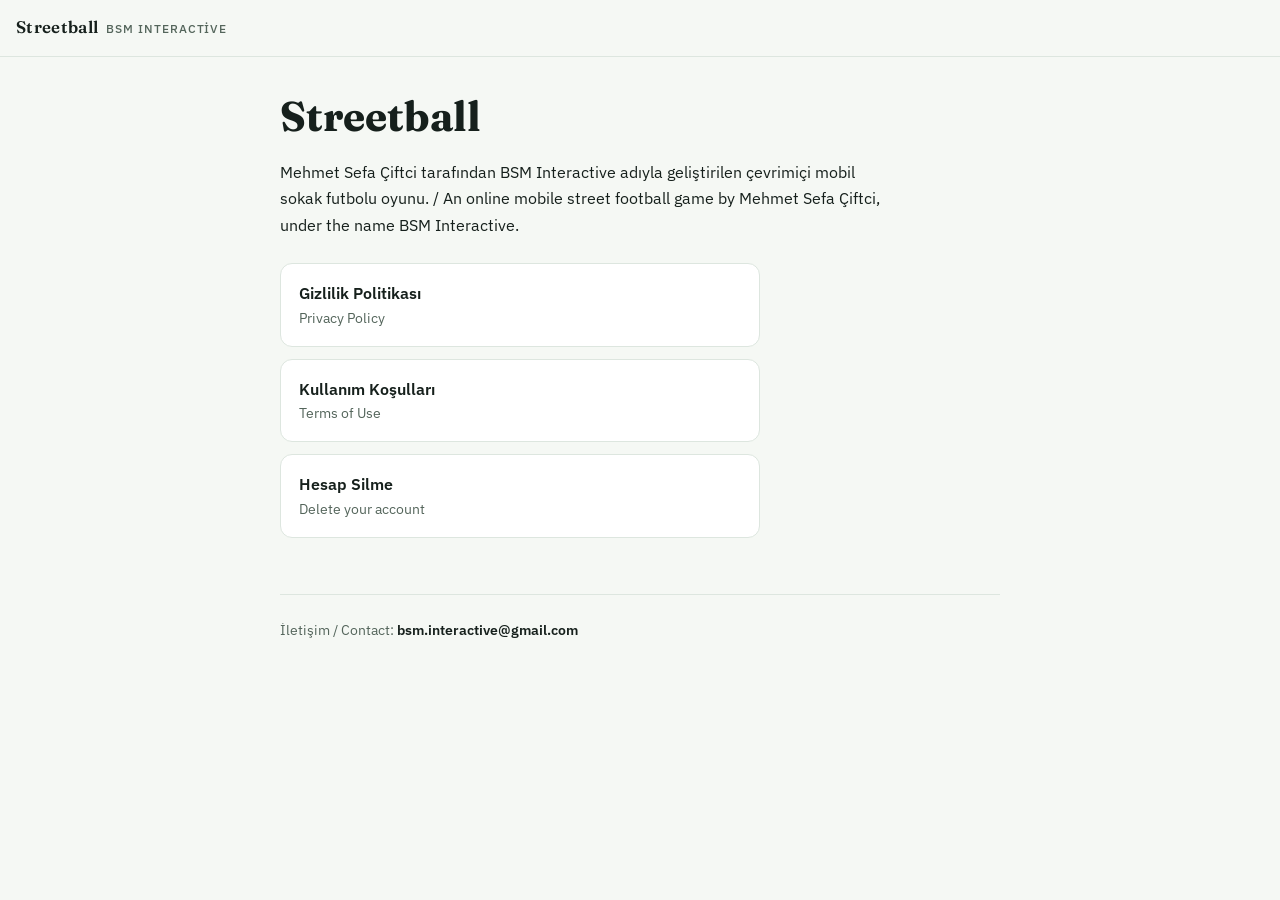
<file: index.html>
<!doctype html>
<html lang="tr">
<head>
<meta charset="utf-8">
<meta name="viewport" content="width=device-width,initial-scale=1">
<title>Streetball — BSM Interactive</title>
<meta name="description" content="Streetball (BSM Interactive): privacy policy, terms of use and account deletion.">
<link rel="stylesheet" href="https://fonts.googleapis.com/css2?family=Fraunces:wght@500;600&family=IBM+Plex+Sans:wght@400;500;600&display=swap">
<link rel="stylesheet" href="style.css">
</head>
<body>
<div class="bar">
  <a class="brand" href="./">Streetball <span>BSM Interactive</span></a>
</div>
<main>
  <div class="hero">
    <h1>Streetball</h1>
    <p class="intro">Mehmet Sefa Çiftci tarafından BSM Interactive adıyla geliştirilen çevrimiçi mobil sokak futbolu oyunu. / An online mobile street football game by Mehmet Sefa Çiftci, under the name BSM Interactive.</p>
  </div>
  <div class="links">
    <a href="privacy.html">Gizlilik Politikası <span>Privacy Policy</span></a>
    <a href="terms.html">Kullanım Koşulları <span>Terms of Use</span></a>
    <a href="privacy.html#hesap-silme">Hesap Silme <span>Delete your account</span></a>
  </div>
  <footer>
    İletişim / Contact: <span class="mail">bsm.interactive@gmail.com</span>
  </footer>
</main>
</body>
</html>
</file>
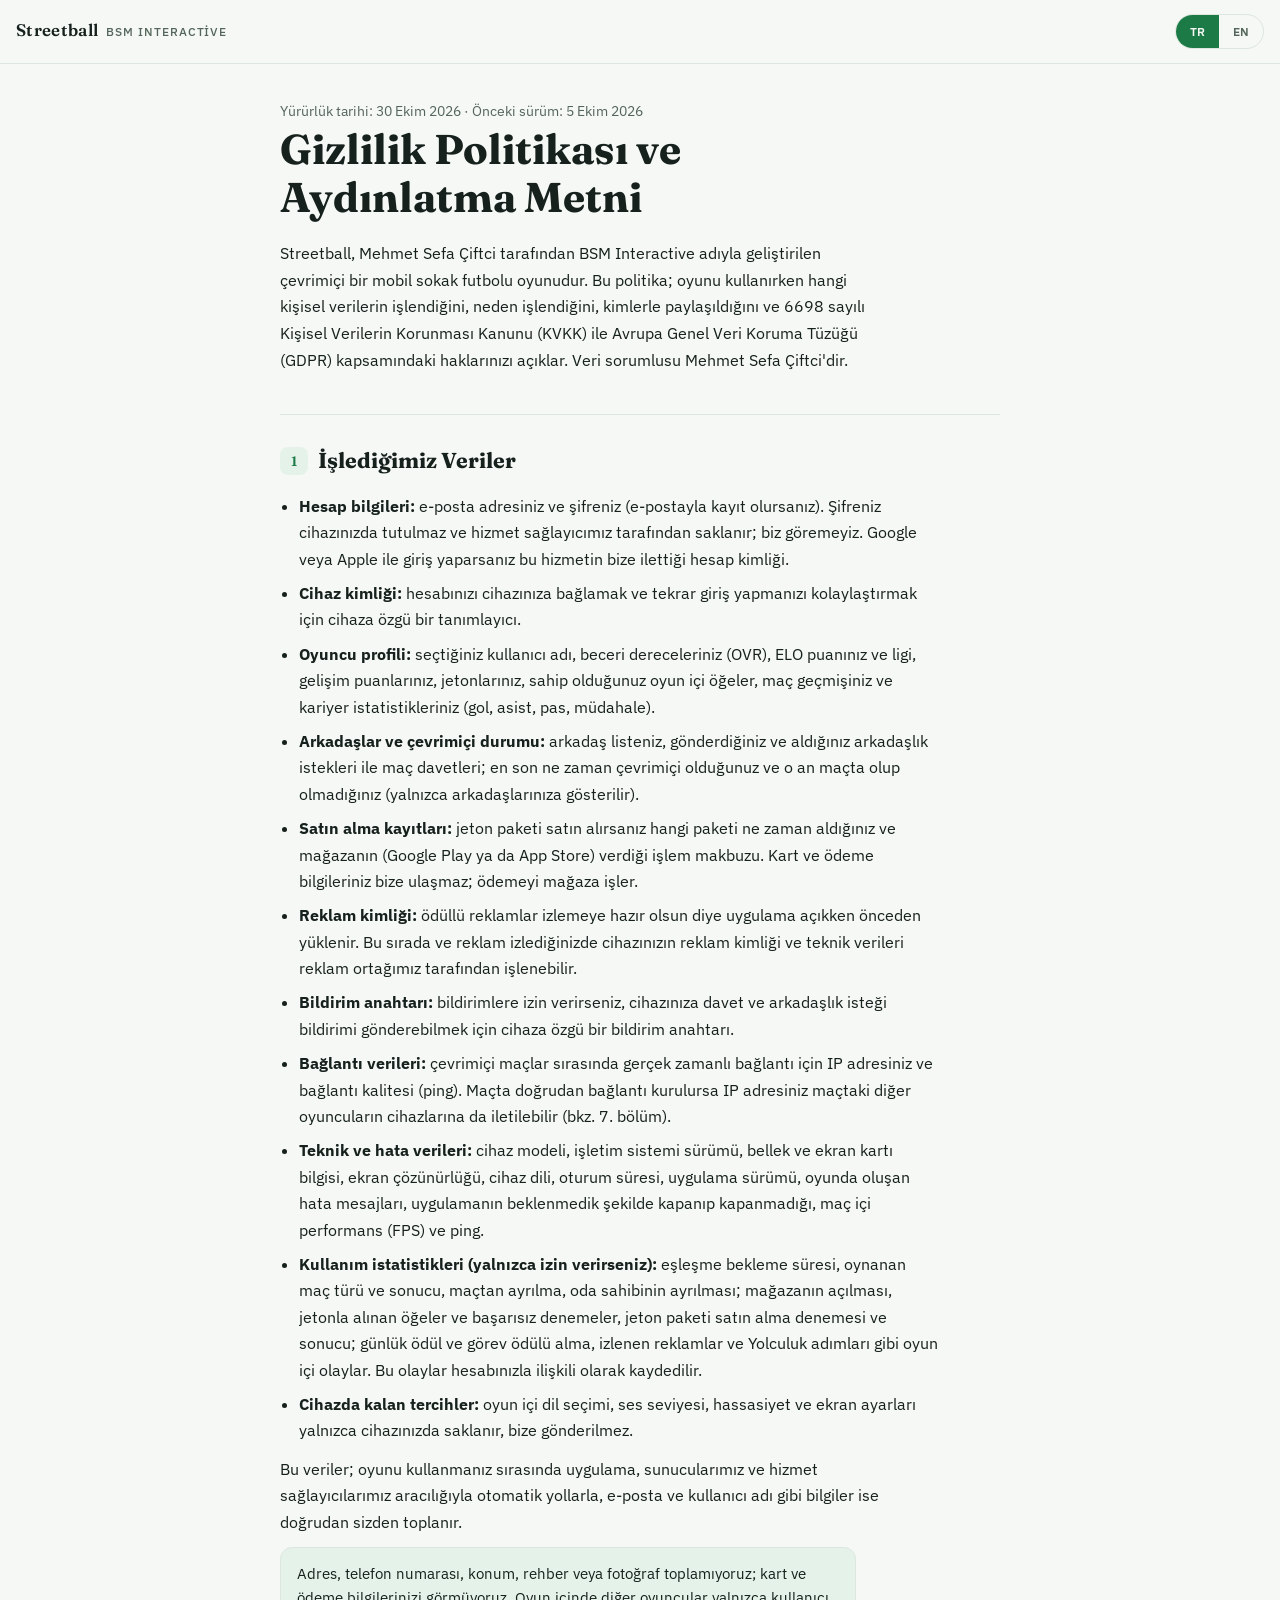
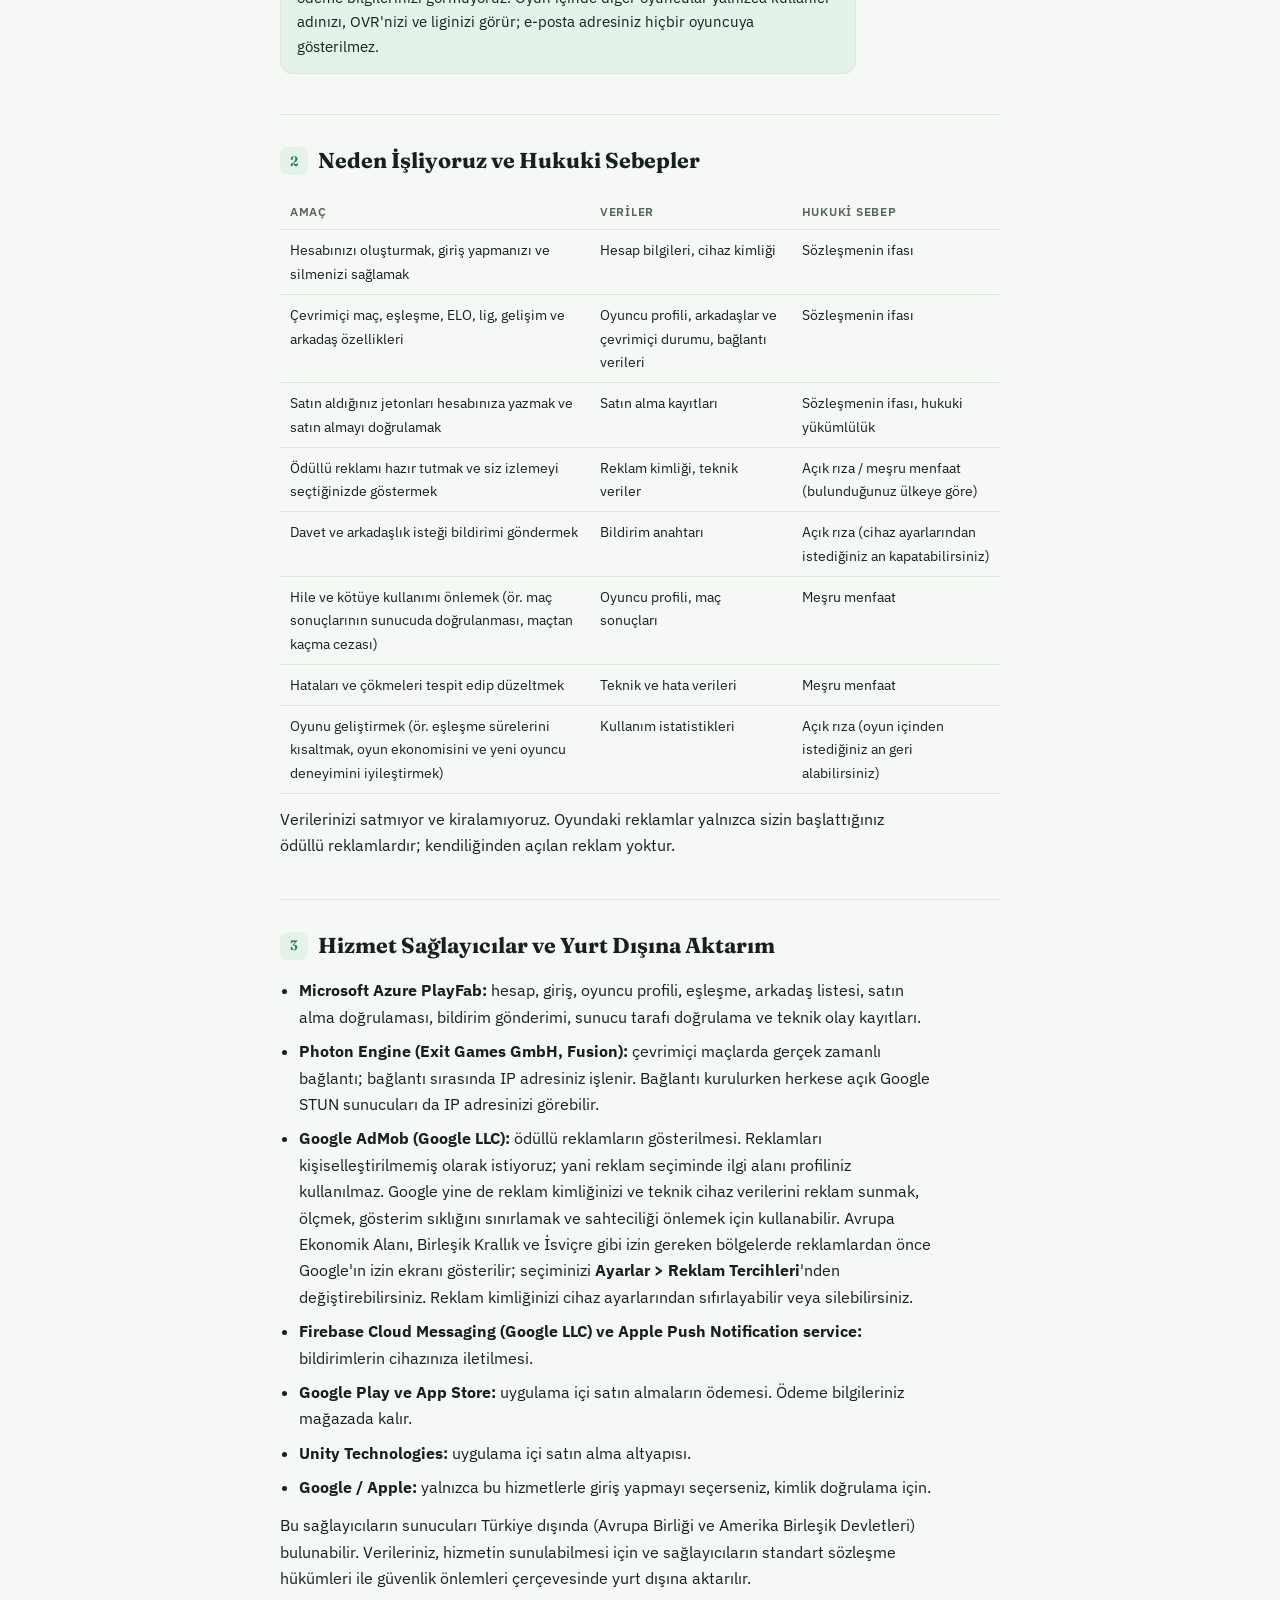
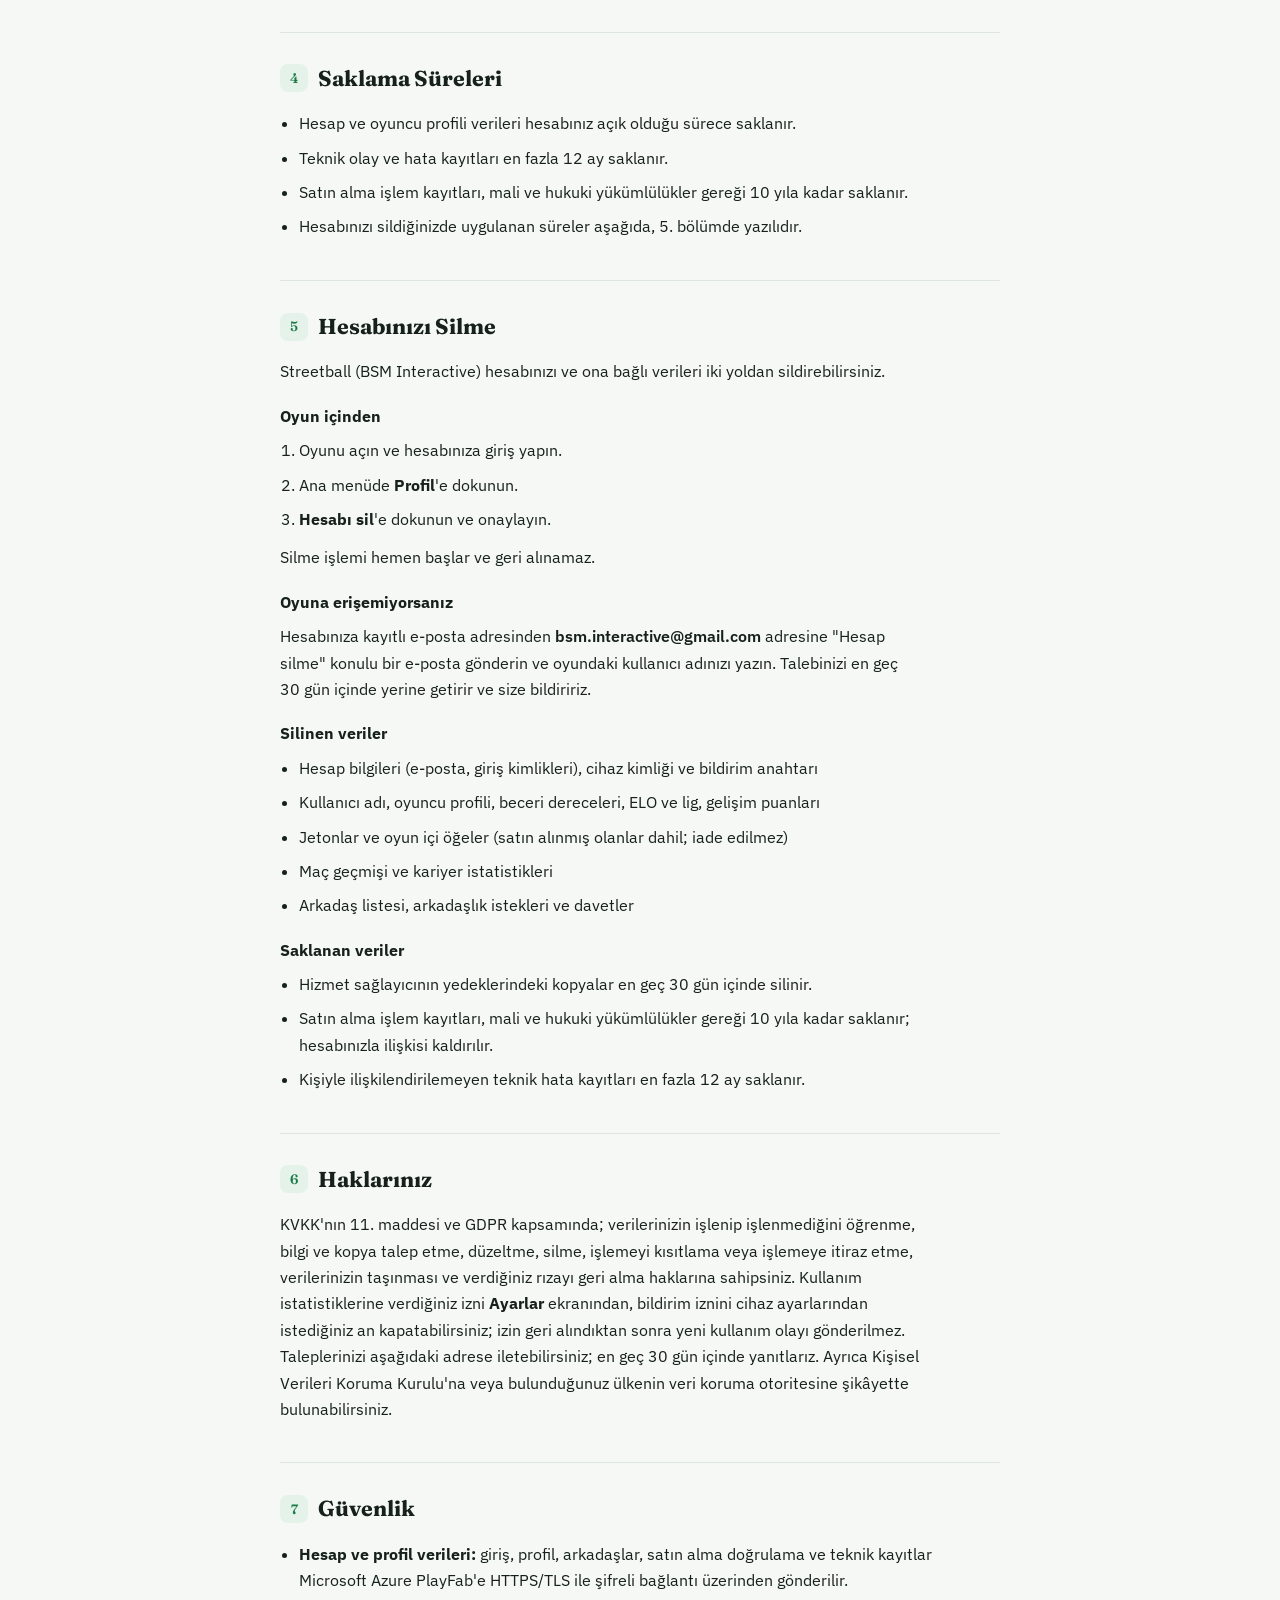
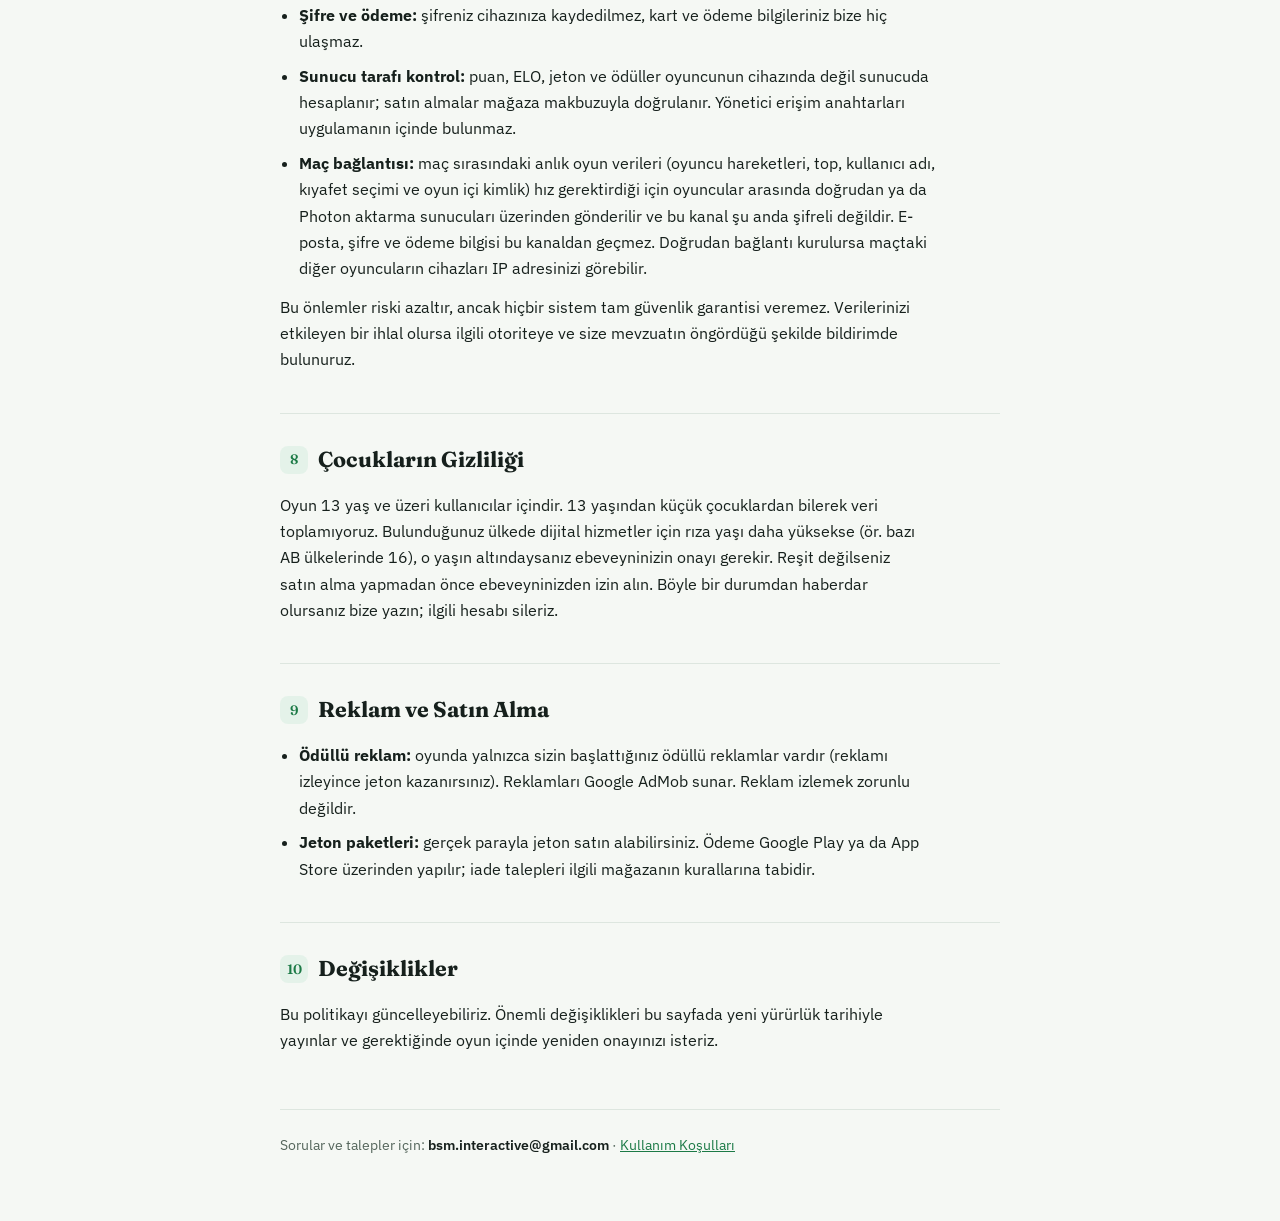
<file: privacy.html>
<!doctype html>
<html lang="tr">
<head>
<meta charset="utf-8">
<meta name="viewport" content="width=device-width,initial-scale=1">
<title>Streetball Privacy Policy</title>
<meta name="description" content="Streetball (BSM Interactive) privacy policy and account deletion.">
<link rel="stylesheet" href="https://fonts.googleapis.com/css2?family=Fraunces:wght@500;600&family=IBM+Plex+Sans:wght@400;500;600&display=swap">
<link rel="stylesheet" href="style.css">
</head>
<body>
<div class="bar">
  <a class="brand" href="./">Streetball <span>BSM Interactive</span></a>
  <div class="langtoggle">
    <button id="btn-tr" class="active" type="button">TR</button>
    <button id="btn-en" type="button">EN</button>
  </div>
</div>

<main>

  <!-- ================= TÜRKÇE ================= -->
  <div id="lang-tr">
    <div class="hero">
      <p class="meta">Yürürlük tarihi: 30 Ekim 2026 · Önceki sürüm: 5 Ekim 2026</p>
      <h1>Gizlilik Politikası ve Aydınlatma Metni</h1>
      <p class="intro">Streetball, Mehmet Sefa Çiftci tarafından BSM Interactive adıyla geliştirilen çevrimiçi bir mobil sokak futbolu oyunudur. Bu politika; oyunu kullanırken hangi kişisel verilerin işlendiğini, neden işlendiğini, kimlerle paylaşıldığını ve 6698 sayılı Kişisel Verilerin Korunması Kanunu (KVKK) ile Avrupa Genel Veri Koruma Tüzüğü (GDPR) kapsamındaki haklarınızı açıklar. Veri sorumlusu Mehmet Sefa Çiftci'dir.</p>
    </div>

    <section>
      <h2><span class="num">1</span>İşlediğimiz Veriler</h2>
      <ul>
        <li><strong>Hesap bilgileri:</strong> e-posta adresiniz ve şifreniz (e-postayla kayıt olursanız). Şifreniz cihazınızda tutulmaz ve hizmet sağlayıcımız tarafından saklanır; biz göremeyiz. Google veya Apple ile giriş yaparsanız bu hizmetin bize ilettiği hesap kimliği.</li>
        <li><strong>Cihaz kimliği:</strong> hesabınızı cihazınıza bağlamak ve tekrar giriş yapmanızı kolaylaştırmak için cihaza özgü bir tanımlayıcı.</li>
        <li><strong>Oyuncu profili:</strong> seçtiğiniz kullanıcı adı, beceri dereceleriniz (OVR), ELO puanınız ve ligi, gelişim puanlarınız, jetonlarınız, sahip olduğunuz oyun içi öğeler, maç geçmişiniz ve kariyer istatistikleriniz (gol, asist, pas, müdahale).</li>
        <li><strong>Arkadaşlar ve çevrimiçi durumu:</strong> arkadaş listeniz, gönderdiğiniz ve aldığınız arkadaşlık istekleri ile maç davetleri; en son ne zaman çevrimiçi olduğunuz ve o an maçta olup olmadığınız (yalnızca arkadaşlarınıza gösterilir).</li>
        <li><strong>Satın alma kayıtları:</strong> jeton paketi satın alırsanız hangi paketi ne zaman aldığınız ve mağazanın (Google Play ya da App Store) verdiği işlem makbuzu. Kart ve ödeme bilgileriniz bize ulaşmaz; ödemeyi mağaza işler.</li>
        <li><strong>Reklam kimliği:</strong> ödüllü reklamlar izlemeye hazır olsun diye uygulama açıkken önceden yüklenir. Bu sırada ve reklam izlediğinizde cihazınızın reklam kimliği ve teknik verileri reklam ortağımız tarafından işlenebilir.</li>
        <li><strong>Bildirim anahtarı:</strong> bildirimlere izin verirseniz, cihazınıza davet ve arkadaşlık isteği bildirimi gönderebilmek için cihaza özgü bir bildirim anahtarı.</li>
        <li><strong>Bağlantı verileri:</strong> çevrimiçi maçlar sırasında gerçek zamanlı bağlantı için IP adresiniz ve bağlantı kalitesi (ping). Maçta doğrudan bağlantı kurulursa IP adresiniz maçtaki diğer oyuncuların cihazlarına da iletilebilir (bkz. 7. bölüm).</li>
        <li><strong>Teknik ve hata verileri:</strong> cihaz modeli, işletim sistemi sürümü, bellek ve ekran kartı bilgisi, ekran çözünürlüğü, cihaz dili, oturum süresi, uygulama sürümü, oyunda oluşan hata mesajları, uygulamanın beklenmedik şekilde kapanıp kapanmadığı, maç içi performans (FPS) ve ping.</li>
        <li><strong>Kullanım istatistikleri (yalnızca izin verirseniz):</strong> eşleşme bekleme süresi, oynanan maç türü ve sonucu, maçtan ayrılma, oda sahibinin ayrılması; mağazanın açılması, jetonla alınan öğeler ve başarısız denemeler, jeton paketi satın alma denemesi ve sonucu; günlük ödül ve görev ödülü alma, izlenen reklamlar ve Yolculuk adımları gibi oyun içi olaylar. Bu olaylar hesabınızla ilişkili olarak kaydedilir.</li>
        <li><strong>Cihazda kalan tercihler:</strong> oyun içi dil seçimi, ses seviyesi, hassasiyet ve ekran ayarları yalnızca cihazınızda saklanır, bize gönderilmez.</li>
      </ul>
      <p>Bu veriler; oyunu kullanmanız sırasında uygulama, sunucularımız ve hizmet sağlayıcılarımız aracılığıyla otomatik yollarla, e-posta ve kullanıcı adı gibi bilgiler ise doğrudan sizden toplanır.</p>
      <div class="callout">Adres, telefon numarası, konum, rehber veya fotoğraf toplamıyoruz; kart ve ödeme bilgilerinizi görmüyoruz. Oyun içinde diğer oyuncular yalnızca kullanıcı adınızı, OVR'nizi ve liginizi görür; e-posta adresiniz hiçbir oyuncuya gösterilmez.</div>
    </section>

    <section>
      <h2><span class="num">2</span>Neden İşliyoruz ve Hukuki Sebepler</h2>
      <div class="tablewrap">
        <table>
          <thead><tr><th>Amaç</th><th>Veriler</th><th>Hukuki sebep</th></tr></thead>
          <tbody>
            <tr><td>Hesabınızı oluşturmak, giriş yapmanızı ve silmenizi sağlamak</td><td>Hesap bilgileri, cihaz kimliği</td><td>Sözleşmenin ifası</td></tr>
            <tr><td>Çevrimiçi maç, eşleşme, ELO, lig, gelişim ve arkadaş özellikleri</td><td>Oyuncu profili, arkadaşlar ve çevrimiçi durumu, bağlantı verileri</td><td>Sözleşmenin ifası</td></tr>
            <tr><td>Satın aldığınız jetonları hesabınıza yazmak ve satın almayı doğrulamak</td><td>Satın alma kayıtları</td><td>Sözleşmenin ifası, hukuki yükümlülük</td></tr>
            <tr><td>Ödüllü reklamı hazır tutmak ve siz izlemeyi seçtiğinizde göstermek</td><td>Reklam kimliği, teknik veriler</td><td>Açık rıza / meşru menfaat (bulunduğunuz ülkeye göre)</td></tr>
            <tr><td>Davet ve arkadaşlık isteği bildirimi göndermek</td><td>Bildirim anahtarı</td><td>Açık rıza (cihaz ayarlarından istediğiniz an kapatabilirsiniz)</td></tr>
            <tr><td>Hile ve kötüye kullanımı önlemek (ör. maç sonuçlarının sunucuda doğrulanması, maçtan kaçma cezası)</td><td>Oyuncu profili, maç sonuçları</td><td>Meşru menfaat</td></tr>
            <tr><td>Hataları ve çökmeleri tespit edip düzeltmek</td><td>Teknik ve hata verileri</td><td>Meşru menfaat</td></tr>
            <tr><td>Oyunu geliştirmek (ör. eşleşme sürelerini kısaltmak, oyun ekonomisini ve yeni oyuncu deneyimini iyileştirmek)</td><td>Kullanım istatistikleri</td><td>Açık rıza (oyun içinden istediğiniz an geri alabilirsiniz)</td></tr>
          </tbody>
        </table>
      </div>
      <p>Verilerinizi satmıyor ve kiralamıyoruz. Oyundaki reklamlar yalnızca sizin başlattığınız ödüllü reklamlardır; kendiliğinden açılan reklam yoktur.</p>
    </section>

    <section>
      <h2><span class="num">3</span>Hizmet Sağlayıcılar ve Yurt Dışına Aktarım</h2>
      <ul>
        <li><strong>Microsoft Azure PlayFab:</strong> hesap, giriş, oyuncu profili, eşleşme, arkadaş listesi, satın alma doğrulaması, bildirim gönderimi, sunucu tarafı doğrulama ve teknik olay kayıtları.</li>
        <li><strong>Photon Engine (Exit Games GmbH, Fusion):</strong> çevrimiçi maçlarda gerçek zamanlı bağlantı; bağlantı sırasında IP adresiniz işlenir. Bağlantı kurulurken herkese açık Google STUN sunucuları da IP adresinizi görebilir.</li>
        <li><strong>Google AdMob (Google LLC):</strong> ödüllü reklamların gösterilmesi. Reklamları kişiselleştirilmemiş olarak istiyoruz; yani reklam seçiminde ilgi alanı profiliniz kullanılmaz. Google yine de reklam kimliğinizi ve teknik cihaz verilerini reklam sunmak, ölçmek, gösterim sıklığını sınırlamak ve sahteciliği önlemek için kullanabilir. Avrupa Ekonomik Alanı, Birleşik Krallık ve İsviçre gibi izin gereken bölgelerde reklamlardan önce Google'ın izin ekranı gösterilir; seçiminizi <strong>Ayarlar &gt; Reklam Tercihleri</strong>'nden değiştirebilirsiniz. Reklam kimliğinizi cihaz ayarlarından sıfırlayabilir veya silebilirsiniz.</li>
        <li><strong>Firebase Cloud Messaging (Google LLC) ve Apple Push Notification service:</strong> bildirimlerin cihazınıza iletilmesi.</li>
        <li><strong>Google Play ve App Store:</strong> uygulama içi satın almaların ödemesi. Ödeme bilgileriniz mağazada kalır.</li>
        <li><strong>Unity Technologies:</strong> uygulama içi satın alma altyapısı.</li>
        <li><strong>Google / Apple:</strong> yalnızca bu hizmetlerle giriş yapmayı seçerseniz, kimlik doğrulama için.</li>
      </ul>
      <p>Bu sağlayıcıların sunucuları Türkiye dışında (Avrupa Birliği ve Amerika Birleşik Devletleri) bulunabilir. Verileriniz, hizmetin sunulabilmesi için ve sağlayıcıların standart sözleşme hükümleri ile güvenlik önlemleri çerçevesinde yurt dışına aktarılır.</p>
    </section>

    <section>
      <h2><span class="num">4</span>Saklama Süreleri</h2>
      <ul>
        <li>Hesap ve oyuncu profili verileri hesabınız açık olduğu sürece saklanır.</li>
        <li>Teknik olay ve hata kayıtları en fazla 12 ay saklanır.</li>
        <li>Satın alma işlem kayıtları, mali ve hukuki yükümlülükler gereği 10 yıla kadar saklanır.</li>
        <li>Hesabınızı sildiğinizde uygulanan süreler aşağıda, 5. bölümde yazılıdır.</li>
      </ul>
    </section>

    <section id="hesap-silme">
      <h2><span class="num">5</span>Hesabınızı Silme</h2>
      <p>Streetball (BSM Interactive) hesabınızı ve ona bağlı verileri iki yoldan sildirebilirsiniz.</p>
      <h3>Oyun içinden</h3>
      <ol>
        <li>Oyunu açın ve hesabınıza giriş yapın.</li>
        <li>Ana menüde <strong>Profil</strong>'e dokunun.</li>
        <li><strong>Hesabı sil</strong>'e dokunun ve onaylayın.</li>
      </ol>
      <p>Silme işlemi hemen başlar ve geri alınamaz.</p>
      <h3>Oyuna erişemiyorsanız</h3>
      <p>Hesabınıza kayıtlı e-posta adresinden <span class="mail">bsm.interactive@gmail.com</span> adresine "Hesap silme" konulu bir e-posta gönderin ve oyundaki kullanıcı adınızı yazın. Talebinizi en geç 30 gün içinde yerine getirir ve size bildiririz.</p>
      <h3>Silinen veriler</h3>
      <ul>
        <li>Hesap bilgileri (e-posta, giriş kimlikleri), cihaz kimliği ve bildirim anahtarı</li>
        <li>Kullanıcı adı, oyuncu profili, beceri dereceleri, ELO ve lig, gelişim puanları</li>
        <li>Jetonlar ve oyun içi öğeler (satın alınmış olanlar dahil; iade edilmez)</li>
        <li>Maç geçmişi ve kariyer istatistikleri</li>
        <li>Arkadaş listesi, arkadaşlık istekleri ve davetler</li>
      </ul>
      <h3>Saklanan veriler</h3>
      <ul>
        <li>Hizmet sağlayıcının yedeklerindeki kopyalar en geç 30 gün içinde silinir.</li>
        <li>Satın alma işlem kayıtları, mali ve hukuki yükümlülükler gereği 10 yıla kadar saklanır; hesabınızla ilişkisi kaldırılır.</li>
        <li>Kişiyle ilişkilendirilemeyen teknik hata kayıtları en fazla 12 ay saklanır.</li>
      </ul>
    </section>

    <section>
      <h2><span class="num">6</span>Haklarınız</h2>
      <p>KVKK'nın 11. maddesi ve GDPR kapsamında; verilerinizin işlenip işlenmediğini öğrenme, bilgi ve kopya talep etme, düzeltme, silme, işlemeyi kısıtlama veya işlemeye itiraz etme, verilerinizin taşınması ve verdiğiniz rızayı geri alma haklarına sahipsiniz. Kullanım istatistiklerine verdiğiniz izni <strong>Ayarlar</strong> ekranından, bildirim iznini cihaz ayarlarından istediğiniz an kapatabilirsiniz; izin geri alındıktan sonra yeni kullanım olayı gönderilmez. Taleplerinizi aşağıdaki adrese iletebilirsiniz; en geç 30 gün içinde yanıtlarız. Ayrıca Kişisel Verileri Koruma Kurulu'na veya bulunduğunuz ülkenin veri koruma otoritesine şikâyette bulunabilirsiniz.</p>
    </section>

    <section>
      <h2><span class="num">7</span>Güvenlik</h2>
      <ul>
        <li><strong>Hesap ve profil verileri:</strong> giriş, profil, arkadaşlar, satın alma doğrulama ve teknik kayıtlar Microsoft Azure PlayFab'e HTTPS/TLS ile şifreli bağlantı üzerinden gönderilir.</li>
        <li><strong>Şifre ve ödeme:</strong> şifreniz cihazınıza kaydedilmez, kart ve ödeme bilgileriniz bize hiç ulaşmaz.</li>
        <li><strong>Sunucu tarafı kontrol:</strong> puan, ELO, jeton ve ödüller oyuncunun cihazında değil sunucuda hesaplanır; satın almalar mağaza makbuzuyla doğrulanır. Yönetici erişim anahtarları uygulamanın içinde bulunmaz.</li>
        <li><strong>Maç bağlantısı:</strong> maç sırasındaki anlık oyun verileri (oyuncu hareketleri, top, kullanıcı adı, kıyafet seçimi ve oyun içi kimlik) hız gerektirdiği için oyuncular arasında doğrudan ya da Photon aktarma sunucuları üzerinden gönderilir ve bu kanal şu anda şifreli değildir. E-posta, şifre ve ödeme bilgisi bu kanaldan geçmez. Doğrudan bağlantı kurulursa maçtaki diğer oyuncuların cihazları IP adresinizi görebilir.</li>
      </ul>
      <p>Bu önlemler riski azaltır, ancak hiçbir sistem tam güvenlik garantisi veremez. Verilerinizi etkileyen bir ihlal olursa ilgili otoriteye ve size mevzuatın öngördüğü şekilde bildirimde bulunuruz.</p>
    </section>

    <section>
      <h2><span class="num">8</span>Çocukların Gizliliği</h2>
      <p>Oyun 13 yaş ve üzeri kullanıcılar içindir. 13 yaşından küçük çocuklardan bilerek veri toplamıyoruz. Bulunduğunuz ülkede dijital hizmetler için rıza yaşı daha yüksekse (ör. bazı AB ülkelerinde 16), o yaşın altındaysanız ebeveyninizin onayı gerekir. Reşit değilseniz satın alma yapmadan önce ebeveyninizden izin alın. Böyle bir durumdan haberdar olursanız bize yazın; ilgili hesabı sileriz.</p>
    </section>

    <section>
      <h2><span class="num">9</span>Reklam ve Satın Alma</h2>
      <ul>
        <li><strong>Ödüllü reklam:</strong> oyunda yalnızca sizin başlattığınız ödüllü reklamlar vardır (reklamı izleyince jeton kazanırsınız). Reklamları Google AdMob sunar. Reklam izlemek zorunlu değildir.</li>
        <li><strong>Jeton paketleri:</strong> gerçek parayla jeton satın alabilirsiniz. Ödeme Google Play ya da App Store üzerinden yapılır; iade talepleri ilgili mağazanın kurallarına tabidir.</li>
      </ul>
    </section>

    <section>
      <h2><span class="num">10</span>Değişiklikler</h2>
      <p>Bu politikayı güncelleyebiliriz. Önemli değişiklikleri bu sayfada yeni yürürlük tarihiyle yayınlar ve gerektiğinde oyun içinde yeniden onayınızı isteriz.</p>
    </section>

    <footer>
      Sorular ve talepler için: <span class="mail">bsm.interactive@gmail.com</span> · <a href="terms.html">Kullanım Koşulları</a>
    </footer>
  </div>

  <!-- ================= ENGLISH ================= -->
  <div id="lang-en" hidden>
    <div class="hero">
      <p class="meta">Effective date: October 30, 2026 · Previous version: October 5, 2026</p>
      <h1>Privacy Policy</h1>
      <p class="intro">Streetball is an online mobile street football game developed by Mehmet Sefa Çiftci under the name BSM Interactive. This policy explains which personal data is processed while you use the game, why, who it is shared with, and your rights under the Turkish Personal Data Protection Law (KVKK, No. 6698) and the EU General Data Protection Regulation (GDPR). The data controller is Mehmet Sefa Çiftci.</p>
    </div>

    <section>
      <h2><span class="num">1</span>Data We Process</h2>
      <ul>
        <li><strong>Account information:</strong> your email address and password (if you register with email). Your password is not kept on your device and is stored by our service provider; we cannot see it. If you sign in with Google or Apple, the account identifier that service provides to us.</li>
        <li><strong>Device identifier:</strong> a device-specific identifier used to link your account to your device and make signing in easier.</li>
        <li><strong>Player profile:</strong> your chosen username, skill ratings (OVR), ELO rating and league, skill points, tokens, in-game items you own, match history and career statistics (goals, assists, passes, tackles).</li>
        <li><strong>Friends and online status:</strong> your friends list, friend requests you send and receive, and match invitations; when you were last online and whether you are currently in a match (shown only to your friends).</li>
        <li><strong>Purchase records:</strong> if you buy a token pack, which pack you bought and when, and the transaction receipt issued by the store (Google Play or the App Store). Your card and payment details never reach us; the store processes the payment.</li>
        <li><strong>Advertising identifier:</strong> rewarded ads are loaded in advance while the app is open so they are ready to watch. During this and when you watch an ad, your device's advertising ID and technical data may be processed by our advertising partner.</li>
        <li><strong>Notification token:</strong> if you allow notifications, a device-specific token used to send you invitation and friend request notifications.</li>
        <li><strong>Connection data:</strong> your IP address and connection quality (ping) during online matches, to enable real-time play. If a direct connection is made in a match, your IP address may also reach the devices of other players in that match (see section 7).</li>
        <li><strong>Technical and error data:</strong> device model, operating system version, memory and graphics chip, screen resolution, device language, session length, app version, error messages raised in the game, whether the app closed unexpectedly, in-match performance (FPS) and ping.</li>
        <li><strong>Usage statistics (only with your permission):</strong> in-game events such as matchmaking wait time, the type and result of matches played, leaving a match, the host leaving; opening the shop, items bought with tokens and failed attempts, token pack purchase attempts and results; claiming daily and quest rewards, ads watched and Journey steps. These events are recorded in connection with your account.</li>
        <li><strong>Preferences kept on your device:</strong> in-game language choice, volume, sensitivity and display settings stay on your device and are never sent to us.</li>
      </ul>
      <p>This data is collected automatically through the app, our servers and our service providers while you use the game; details such as your email address and username are collected directly from you.</p>
      <div class="callout">We do not collect your address, phone number, location, contacts or photos, and we never see your card or payment details. In the game, other players only see your username, OVR and league; your email address is never shown to other players.</div>
    </section>

    <section>
      <h2><span class="num">2</span>Why We Process It and Legal Bases</h2>
      <div class="tablewrap">
        <table>
          <thead><tr><th>Purpose</th><th>Data</th><th>Legal basis</th></tr></thead>
          <tbody>
            <tr><td>Creating your account, letting you sign in and delete it</td><td>Account information, device identifier</td><td>Performance of a contract</td></tr>
            <tr><td>Online matches, matchmaking, ELO, leagues, progression and friends</td><td>Player profile, friends and online status, connection data</td><td>Performance of a contract</td></tr>
            <tr><td>Crediting the tokens you buy and verifying the purchase</td><td>Purchase records</td><td>Performance of a contract, legal obligation</td></tr>
            <tr><td>Keeping a rewarded ad ready and showing it when you choose to watch</td><td>Advertising identifier, technical data</td><td>Consent / legitimate interest (depending on your country)</td></tr>
            <tr><td>Sending invitation and friend request notifications</td><td>Notification token</td><td>Consent (you can turn it off in your device settings at any time)</td></tr>
            <tr><td>Preventing cheating and abuse (e.g. server-side result checks, penalties for leaving matches)</td><td>Player profile, match results</td><td>Legitimate interest</td></tr>
            <tr><td>Finding and fixing errors and crashes</td><td>Technical and error data</td><td>Legitimate interest</td></tr>
            <tr><td>Improving the game (e.g. shorter matchmaking times, a better game economy and new player experience)</td><td>Usage statistics</td><td>Consent (you can withdraw it in the game at any time)</td></tr>
          </tbody>
        </table>
      </div>
      <p>We never sell or rent your data. The only ads in the game are rewarded ads that you start yourself; there are no ads that open on their own.</p>
    </section>

    <section>
      <h2><span class="num">3</span>Service Providers and International Transfers</h2>
      <ul>
        <li><strong>Microsoft Azure PlayFab:</strong> accounts, sign-in, player profiles, matchmaking, friends lists, purchase verification, sending notifications, server-side validation and technical event logs.</li>
        <li><strong>Photon Engine (Exit Games GmbH, Fusion):</strong> real-time connectivity in online matches; your IP address is processed while connected. Public Google STUN servers may also see your IP address while the connection is set up.</li>
        <li><strong>Google AdMob (Google LLC):</strong> serving rewarded ads. We request non-personalised ads, so your interest profile is not used to choose them. Google may still use your advertising ID and technical device data to serve and measure ads, limit how often they appear and prevent fraud. In regions that require consent, such as the European Economic Area, the United Kingdom and Switzerland, Google's consent screen appears before ads, and you can change your choice in <strong>Settings &gt; Ad Choices</strong>. You can reset or delete your advertising ID in your device settings.</li>
        <li><strong>Firebase Cloud Messaging (Google LLC) and Apple Push Notification service:</strong> delivering notifications to your device.</li>
        <li><strong>Google Play and the App Store:</strong> payment for in-app purchases. Your payment details stay with the store.</li>
        <li><strong>Unity Technologies:</strong> in-app purchase infrastructure.</li>
        <li><strong>Google / Apple:</strong> only if you choose to sign in with them, for authentication.</li>
      </ul>
      <p>These providers' servers may be located outside Türkiye (in the European Union and the United States). Your data is transferred abroad to provide the service, under the providers' standard contractual clauses and security measures.</p>
    </section>

    <section>
      <h2><span class="num">4</span>Retention</h2>
      <ul>
        <li>Account and player profile data is kept while your account is open.</li>
        <li>Technical event and error logs are kept for at most 12 months.</li>
        <li>Purchase transaction records are kept for up to 10 years to meet financial and legal obligations.</li>
        <li>What happens when you delete your account is described in section 5 below.</li>
      </ul>
    </section>

    <section id="delete-account">
      <h2><span class="num">5</span>Deleting Your Account</h2>
      <p>You can have your Streetball (BSM Interactive) account and its data deleted in two ways.</p>
      <h3>In the game</h3>
      <ol>
        <li>Open the game and sign in to your account.</li>
        <li>Tap <strong>Profile</strong> on the main menu.</li>
        <li>Tap <strong>Delete account</strong> and confirm.</li>
      </ol>
      <p>Deletion starts immediately and cannot be undone.</p>
      <h3>If you cannot access the game</h3>
      <p>Send an email with the subject "Account deletion" from the email address registered to your account to <span class="mail">bsm.interactive@gmail.com</span>, and include your in-game username. We complete the request within 30 days and let you know.</p>
      <h3>Data that is deleted</h3>
      <ul>
        <li>Account information (email, sign-in identifiers), device identifier and notification token</li>
        <li>Username, player profile, skill ratings, ELO and league, skill points</li>
        <li>Tokens and in-game items (including purchased ones; these are not refunded)</li>
        <li>Match history and career statistics</li>
        <li>Friends list, friend requests and invitations</li>
      </ul>
      <h3>Data that is kept</h3>
      <ul>
        <li>Copies in the service provider's backups are removed within 30 days.</li>
        <li>Purchase transaction records are kept for up to 10 years to meet financial and legal obligations; they are no longer linked to your account.</li>
        <li>Technical error logs that cannot be linked to a person are kept for at most 12 months.</li>
      </ul>
    </section>

    <section>
      <h2><span class="num">6</span>Your Rights</h2>
      <p>Under Article 11 of KVKK and the GDPR you have the right to know whether your data is processed, to request information and a copy, to rectification, erasure, restriction of or objection to processing, to data portability, and to withdraw consent. You can turn off usage statistics at any time in <strong>Settings</strong>, and notifications in your device settings; once you withdraw permission, no new usage events are sent. Send requests to the address below; we reply within 30 days. You may also complain to the Turkish Personal Data Protection Authority or the data protection authority in your country.</p>
    </section>

    <section>
      <h2><span class="num">7</span>Security</h2>
      <ul>
        <li><strong>Account and profile data:</strong> sign-in, profile, friends, purchase verification and technical logs are sent to Microsoft Azure PlayFab over encrypted HTTPS/TLS connections.</li>
        <li><strong>Passwords and payments:</strong> your password is not saved on your device, and your card and payment details never reach us.</li>
        <li><strong>Server-side checks:</strong> points, ELO, tokens and rewards are calculated on the server, not on the player's device; purchases are verified with the store receipt. Administrative access keys are not included in the app.</li>
        <li><strong>Match connection:</strong> live match data (player movement, the ball, username, outfit choice and in-game identifier) is sent directly between players or through Photon relay servers for speed, and this channel is currently not encrypted. Email addresses, passwords and payment details never use this channel. If players connect directly, other players' devices in that match can see your IP address.</li>
      </ul>
      <p>These measures reduce risk, but no system can guarantee complete security. If a breach affects your data, we will notify the relevant authority and you as the law requires.</p>
    </section>

    <section>
      <h2><span class="num">8</span>Children's Privacy</h2>
      <p>The game is intended for users aged 13 and over. We do not knowingly collect data from children under 13. If the age of digital consent in your country is higher (for example 16 in some EU countries), you need a parent's permission if you are below it. If you are a minor, ask a parent before making a purchase. If you become aware of such a case, write to us and we will delete the account.</p>
    </section>

    <section>
      <h2><span class="num">9</span>Ads and Purchases</h2>
      <ul>
        <li><strong>Rewarded ads:</strong> the game only shows rewarded ads that you start yourself (you earn tokens for watching). Ads are served by Google AdMob. Watching ads is optional.</li>
        <li><strong>Token packs:</strong> you can buy tokens with real money. Payment is made through Google Play or the App Store; refund requests are subject to that store's rules.</li>
      </ul>
    </section>

    <section>
      <h2><span class="num">10</span>Changes</h2>
      <p>We may update this policy. Material changes are posted on this page with a new effective date, and where required we ask for your consent again in the game.</p>
    </section>

    <footer>
      Questions and requests: <span class="mail">bsm.interactive@gmail.com</span> · <a href="terms.html#en">Terms of Use</a>
    </footer>
  </div>

</main>
<script src="lang.js"></script>
</body>
</html>
</file>
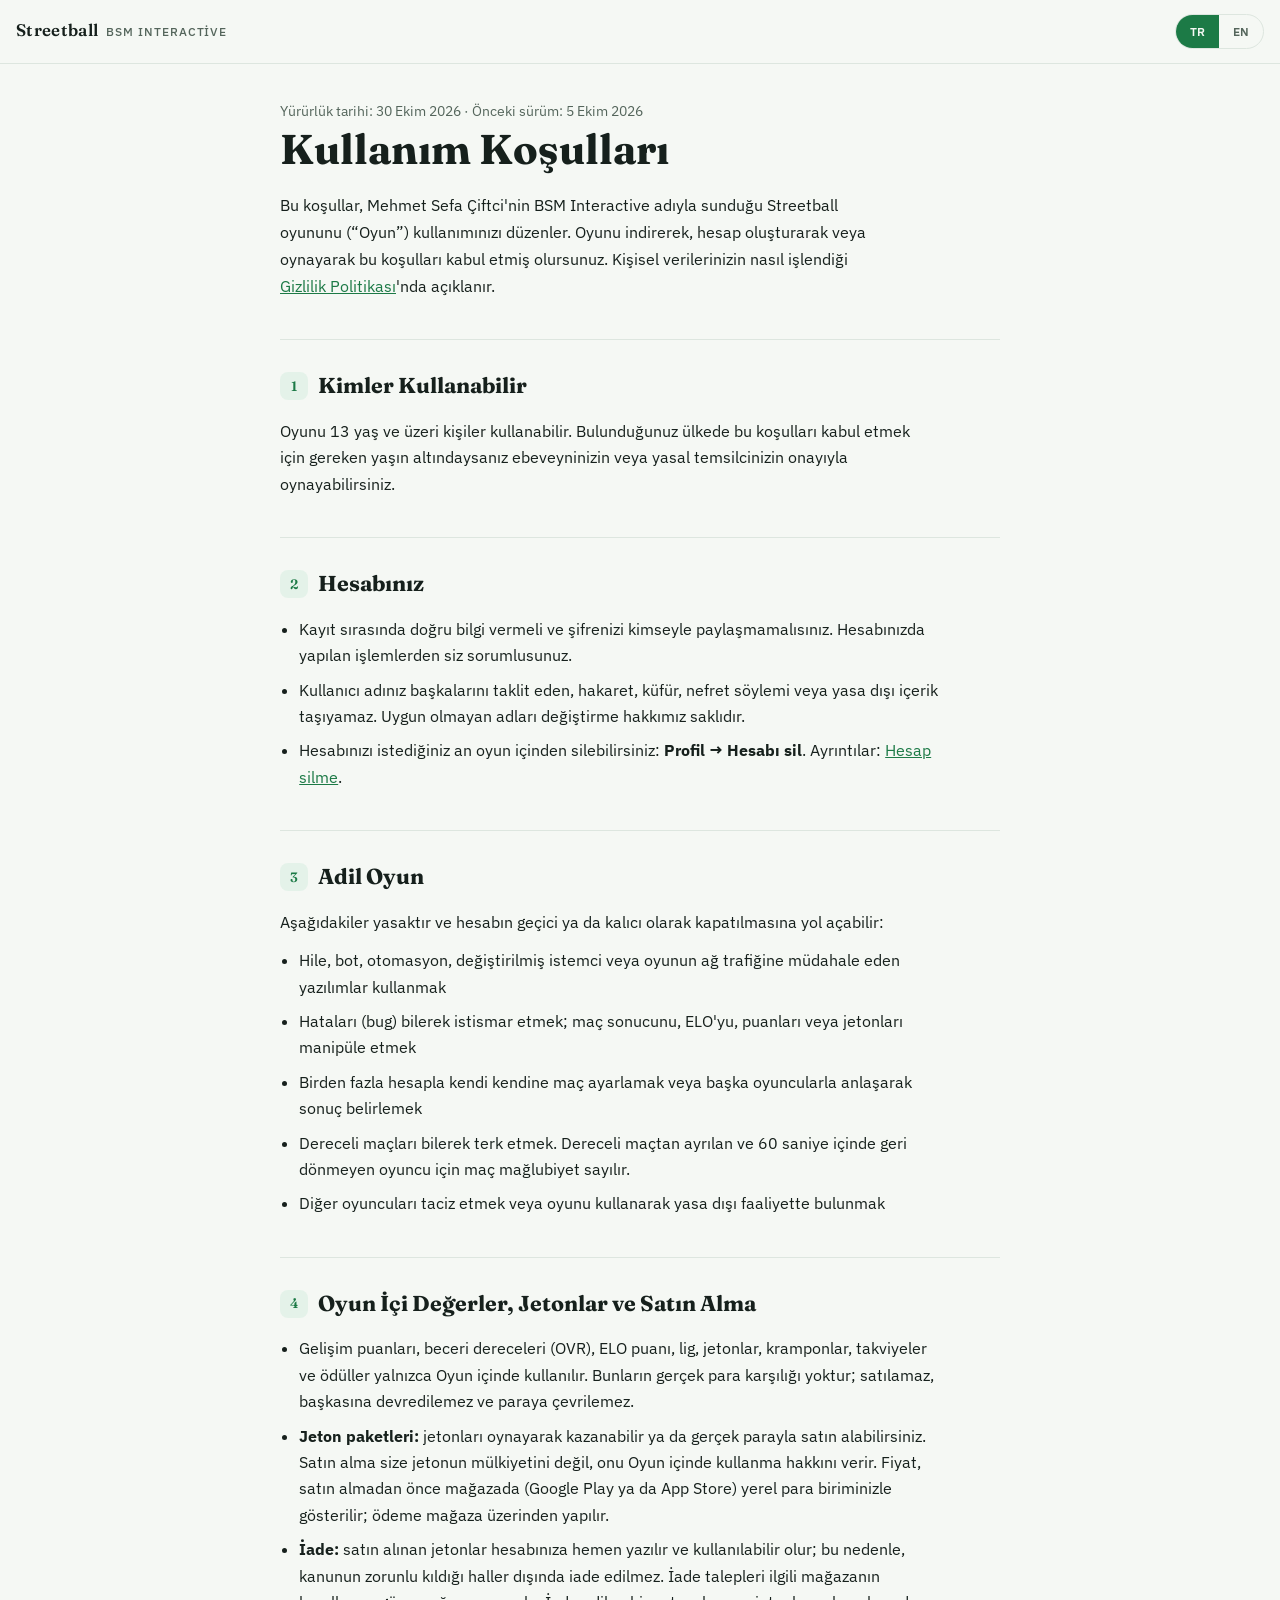
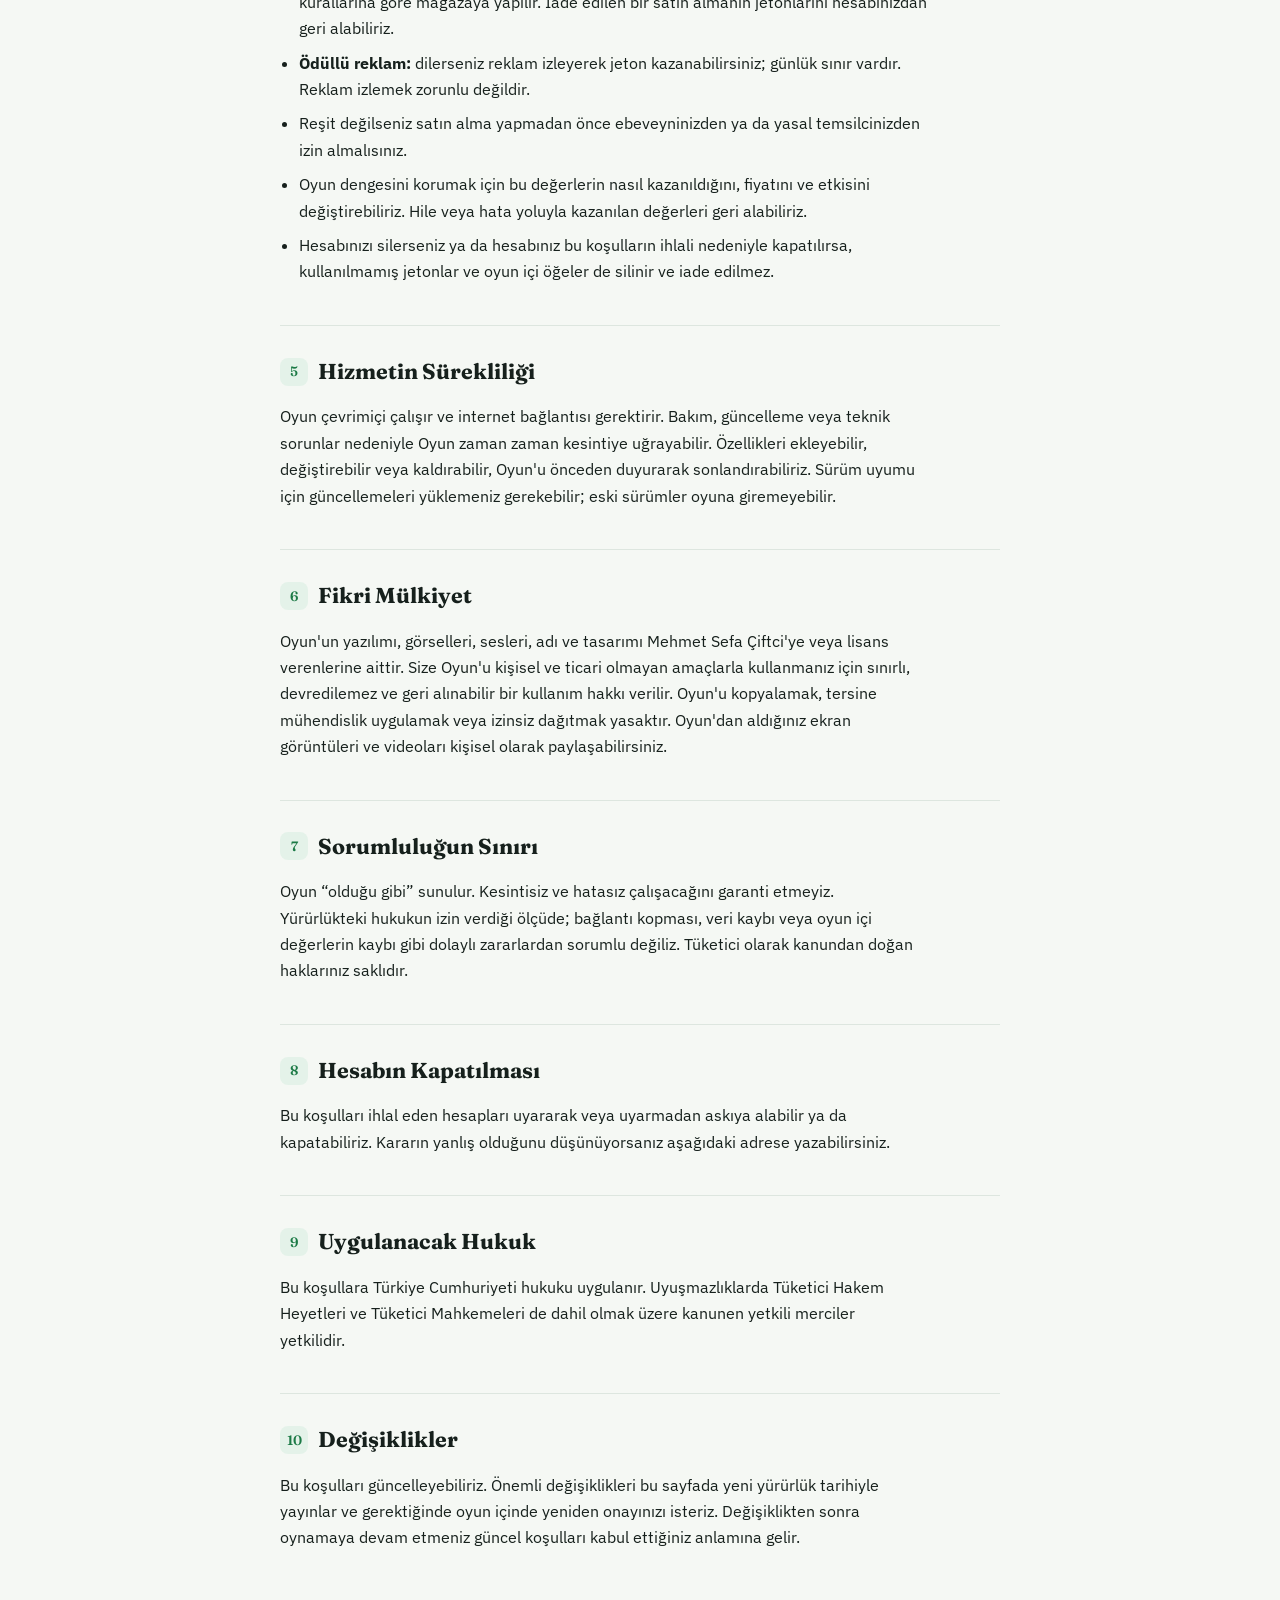
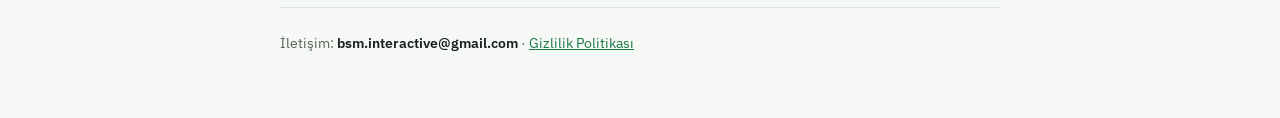
<file: terms.html>
<!doctype html>
<html lang="tr">
<head>
<meta charset="utf-8">
<meta name="viewport" content="width=device-width,initial-scale=1">
<title>Streetball Terms of Use</title>
<meta name="description" content="Streetball (BSM Interactive) terms of use.">
<link rel="stylesheet" href="https://fonts.googleapis.com/css2?family=Fraunces:wght@500;600&family=IBM+Plex+Sans:wght@400;500;600&display=swap">
<link rel="stylesheet" href="style.css">
</head>
<body>
<div class="bar">
  <a class="brand" href="./">Streetball <span>BSM Interactive</span></a>
  <div class="langtoggle">
    <button id="btn-tr" class="active" type="button">TR</button>
    <button id="btn-en" type="button">EN</button>
  </div>
</div>

<main>

  <!-- ================= TÜRKÇE ================= -->
  <div id="lang-tr">
    <div class="hero">
      <p class="meta">Yürürlük tarihi: 30 Ekim 2026 · Önceki sürüm: 5 Ekim 2026</p>
      <h1>Kullanım Koşulları</h1>
      <p class="intro">Bu koşullar, Mehmet Sefa Çiftci'nin BSM Interactive adıyla sunduğu Streetball oyununu (“Oyun”) kullanımınızı düzenler. Oyunu indirerek, hesap oluşturarak veya oynayarak bu koşulları kabul etmiş olursunuz. Kişisel verilerinizin nasıl işlendiği <a href="privacy.html">Gizlilik Politikası</a>'nda açıklanır.</p>
    </div>

    <section>
      <h2><span class="num">1</span>Kimler Kullanabilir</h2>
      <p>Oyunu 13 yaş ve üzeri kişiler kullanabilir. Bulunduğunuz ülkede bu koşulları kabul etmek için gereken yaşın altındaysanız ebeveyninizin veya yasal temsilcinizin onayıyla oynayabilirsiniz.</p>
    </section>

    <section>
      <h2><span class="num">2</span>Hesabınız</h2>
      <ul>
        <li>Kayıt sırasında doğru bilgi vermeli ve şifrenizi kimseyle paylaşmamalısınız. Hesabınızda yapılan işlemlerden siz sorumlusunuz.</li>
        <li>Kullanıcı adınız başkalarını taklit eden, hakaret, küfür, nefret söylemi veya yasa dışı içerik taşıyamaz. Uygun olmayan adları değiştirme hakkımız saklıdır.</li>
        <li>Hesabınızı istediğiniz an oyun içinden silebilirsiniz: <strong>Profil → Hesabı sil</strong>. Ayrıntılar: <a href="privacy.html#hesap-silme">Hesap silme</a>.</li>
      </ul>
    </section>

    <section>
      <h2><span class="num">3</span>Adil Oyun</h2>
      <p>Aşağıdakiler yasaktır ve hesabın geçici ya da kalıcı olarak kapatılmasına yol açabilir:</p>
      <ul>
        <li>Hile, bot, otomasyon, değiştirilmiş istemci veya oyunun ağ trafiğine müdahale eden yazılımlar kullanmak</li>
        <li>Hataları (bug) bilerek istismar etmek; maç sonucunu, ELO'yu, puanları veya jetonları manipüle etmek</li>
        <li>Birden fazla hesapla kendi kendine maç ayarlamak veya başka oyuncularla anlaşarak sonuç belirlemek</li>
        <li>Dereceli maçları bilerek terk etmek. Dereceli maçtan ayrılan ve 60 saniye içinde geri dönmeyen oyuncu için maç mağlubiyet sayılır.</li>
        <li>Diğer oyuncuları taciz etmek veya oyunu kullanarak yasa dışı faaliyette bulunmak</li>
      </ul>
    </section>

    <section>
      <h2><span class="num">4</span>Oyun İçi Değerler, Jetonlar ve Satın Alma</h2>
      <ul>
        <li>Gelişim puanları, beceri dereceleri (OVR), ELO puanı, lig, jetonlar, kramponlar, takviyeler ve ödüller yalnızca Oyun içinde kullanılır. Bunların gerçek para karşılığı yoktur; satılamaz, başkasına devredilemez ve paraya çevrilemez.</li>
        <li><strong>Jeton paketleri:</strong> jetonları oynayarak kazanabilir ya da gerçek parayla satın alabilirsiniz. Satın alma size jetonun mülkiyetini değil, onu Oyun içinde kullanma hakkını verir. Fiyat, satın almadan önce mağazada (Google Play ya da App Store) yerel para biriminizle gösterilir; ödeme mağaza üzerinden yapılır.</li>
        <li><strong>İade:</strong> satın alınan jetonlar hesabınıza hemen yazılır ve kullanılabilir olur; bu nedenle, kanunun zorunlu kıldığı haller dışında iade edilmez. İade talepleri ilgili mağazanın kurallarına göre mağazaya yapılır. İade edilen bir satın almanın jetonlarını hesabınızdan geri alabiliriz.</li>
        <li><strong>Ödüllü reklam:</strong> dilerseniz reklam izleyerek jeton kazanabilirsiniz; günlük sınır vardır. Reklam izlemek zorunlu değildir.</li>
        <li>Reşit değilseniz satın alma yapmadan önce ebeveyninizden ya da yasal temsilcinizden izin almalısınız.</li>
        <li>Oyun dengesini korumak için bu değerlerin nasıl kazanıldığını, fiyatını ve etkisini değiştirebiliriz. Hile veya hata yoluyla kazanılan değerleri geri alabiliriz.</li>
        <li>Hesabınızı silerseniz ya da hesabınız bu koşulların ihlali nedeniyle kapatılırsa, kullanılmamış jetonlar ve oyun içi öğeler de silinir ve iade edilmez.</li>
      </ul>
    </section>

    <section>
      <h2><span class="num">5</span>Hizmetin Sürekliliği</h2>
      <p>Oyun çevrimiçi çalışır ve internet bağlantısı gerektirir. Bakım, güncelleme veya teknik sorunlar nedeniyle Oyun zaman zaman kesintiye uğrayabilir. Özellikleri ekleyebilir, değiştirebilir veya kaldırabilir, Oyun'u önceden duyurarak sonlandırabiliriz. Sürüm uyumu için güncellemeleri yüklemeniz gerekebilir; eski sürümler oyuna giremeyebilir.</p>
    </section>

    <section>
      <h2><span class="num">6</span>Fikri Mülkiyet</h2>
      <p>Oyun'un yazılımı, görselleri, sesleri, adı ve tasarımı Mehmet Sefa Çiftci'ye veya lisans verenlerine aittir. Size Oyun'u kişisel ve ticari olmayan amaçlarla kullanmanız için sınırlı, devredilemez ve geri alınabilir bir kullanım hakkı verilir. Oyun'u kopyalamak, tersine mühendislik uygulamak veya izinsiz dağıtmak yasaktır. Oyun'dan aldığınız ekran görüntüleri ve videoları kişisel olarak paylaşabilirsiniz.</p>
    </section>

    <section>
      <h2><span class="num">7</span>Sorumluluğun Sınırı</h2>
      <p>Oyun “olduğu gibi” sunulur. Kesintisiz ve hatasız çalışacağını garanti etmeyiz. Yürürlükteki hukukun izin verdiği ölçüde; bağlantı kopması, veri kaybı veya oyun içi değerlerin kaybı gibi dolaylı zararlardan sorumlu değiliz. Tüketici olarak kanundan doğan haklarınız saklıdır.</p>
    </section>

    <section>
      <h2><span class="num">8</span>Hesabın Kapatılması</h2>
      <p>Bu koşulları ihlal eden hesapları uyararak veya uyarmadan askıya alabilir ya da kapatabiliriz. Kararın yanlış olduğunu düşünüyorsanız aşağıdaki adrese yazabilirsiniz.</p>
    </section>

    <section>
      <h2><span class="num">9</span>Uygulanacak Hukuk</h2>
      <p>Bu koşullara Türkiye Cumhuriyeti hukuku uygulanır. Uyuşmazlıklarda Tüketici Hakem Heyetleri ve Tüketici Mahkemeleri de dahil olmak üzere kanunen yetkili merciler yetkilidir.</p>
    </section>

    <section>
      <h2><span class="num">10</span>Değişiklikler</h2>
      <p>Bu koşulları güncelleyebiliriz. Önemli değişiklikleri bu sayfada yeni yürürlük tarihiyle yayınlar ve gerektiğinde oyun içinde yeniden onayınızı isteriz. Değişiklikten sonra oynamaya devam etmeniz güncel koşulları kabul ettiğiniz anlamına gelir.</p>
    </section>

    <footer>
      İletişim: <span class="mail">bsm.interactive@gmail.com</span> · <a href="privacy.html">Gizlilik Politikası</a>
    </footer>
  </div>

  <!-- ================= ENGLISH ================= -->
  <div id="lang-en" hidden>
    <div class="hero">
      <p class="meta">Effective date: October 30, 2026 · Previous version: October 5, 2026</p>
      <h1>Terms of Use</h1>
      <p class="intro">These terms govern your use of Streetball (the “Game”), provided by Mehmet Sefa Çiftci under the name BSM Interactive. By downloading the Game, creating an account or playing, you accept these terms. The <a href="privacy.html#en">Privacy Policy</a> explains how your personal data is processed.</p>
    </div>

    <section>
      <h2><span class="num">1</span>Who Can Play</h2>
      <p>The Game is for people aged 13 and over. If you are below the age required in your country to accept these terms, you may play with the consent of a parent or legal guardian.</p>
    </section>

    <section>
      <h2><span class="num">2</span>Your Account</h2>
      <ul>
        <li>Provide accurate information when you register and do not share your password. You are responsible for activity on your account.</li>
        <li>Your username must not impersonate others or contain insults, profanity, hate speech or illegal content. We may change inappropriate names.</li>
        <li>You can delete your account in the Game at any time: <strong>Profile → Delete account</strong>. Details: <a href="privacy.html#delete-account">Deleting your account</a>.</li>
      </ul>
    </section>

    <section>
      <h2><span class="num">3</span>Fair Play</h2>
      <p>The following are prohibited and may lead to temporary or permanent account closure:</p>
      <ul>
        <li>Using cheats, bots, automation, modified clients or software that interferes with the Game's network traffic</li>
        <li>Knowingly exploiting bugs; manipulating match results, ELO, points or tokens</li>
        <li>Playing against your own accounts or arranging results with other players</li>
        <li>Deliberately abandoning ranked matches. A player who leaves a ranked match and does not return within 60 seconds is given a loss.</li>
        <li>Harassing other players or using the Game for illegal activity</li>
      </ul>
    </section>

    <section>
      <h2><span class="num">4</span>In-Game Values, Tokens and Purchases</h2>
      <ul>
        <li>Skill points, skill ratings (OVR), ELO rating, leagues, tokens, boots, boosts and rewards exist only within the Game. They have no real-money value and cannot be sold, transferred to another person or cashed out.</li>
        <li><strong>Token packs:</strong> you can earn tokens by playing or buy them with real money. A purchase gives you a licence to use the tokens in the Game, not ownership of them. The price is shown in your local currency in the store (Google Play or the App Store) before you buy; payment is made through the store.</li>
        <li><strong>Refunds:</strong> purchased tokens are credited to your account immediately and are available for use; for that reason they are not refundable except where the law requires. Refund requests are made to the store under its rules. If a purchase is refunded, we may remove its tokens from your account.</li>
        <li><strong>Rewarded ads:</strong> you may choose to watch an ad to earn tokens, up to a daily limit. Watching ads is optional.</li>
        <li>If you are a minor, you must have permission from a parent or legal guardian before making a purchase.</li>
        <li>We may change how these values are earned, what they cost and what they do, to keep the Game balanced. We may remove values obtained through cheating or bugs.</li>
        <li>If you delete your account, or it is closed for breaking these terms, unused tokens and in-game items are deleted as well and are not refunded.</li>
      </ul>
    </section>

    <section>
      <h2><span class="num">5</span>Service Availability</h2>
      <p>The Game is online and requires an internet connection. It may be interrupted from time to time for maintenance, updates or technical problems. We may add, change or remove features, and may discontinue the Game with prior notice. You may need to install updates to keep playing; older versions may be unable to sign in.</p>
    </section>

    <section>
      <h2><span class="num">6</span>Intellectual Property</h2>
      <p>The Game's software, graphics, sounds, name and design belong to Mehmet Sefa Çiftci or the Game's licensors. You receive a limited, non-transferable, revocable licence to use the Game for personal, non-commercial purposes. Copying, reverse engineering or distributing the Game without permission is prohibited. You may share your own screenshots and videos of the Game.</p>
    </section>

    <section>
      <h2><span class="num">7</span>Limitation of Liability</h2>
      <p>The Game is provided “as is”. We do not guarantee that it will run without interruption or errors. To the extent permitted by applicable law, we are not liable for indirect losses such as disconnections, data loss or loss of in-game values. Your statutory rights as a consumer are not affected.</p>
    </section>

    <section>
      <h2><span class="num">8</span>Account Suspension</h2>
      <p>We may suspend or close accounts that break these terms, with or without prior warning. If you believe a decision is wrong, write to the address below.</p>
    </section>

    <section>
      <h2><span class="num">9</span>Governing Law</h2>
      <p>These terms are governed by the laws of the Republic of Türkiye. Disputes are handled by the authorities competent under law, including Consumer Arbitration Committees and Consumer Courts. If you live in the EU, you also keep the protections of your country's mandatory consumer law.</p>
    </section>

    <section>
      <h2><span class="num">10</span>Changes</h2>
      <p>We may update these terms. Material changes are posted on this page with a new effective date, and where required we ask for your acceptance again in the Game. Continuing to play after a change means you accept the updated terms.</p>
    </section>

    <footer>
      Contact: <span class="mail">bsm.interactive@gmail.com</span> · <a href="privacy.html#en">Privacy Policy</a>
    </footer>
  </div>

</main>
<script src="lang.js"></script>
</body>
</html>
</file>
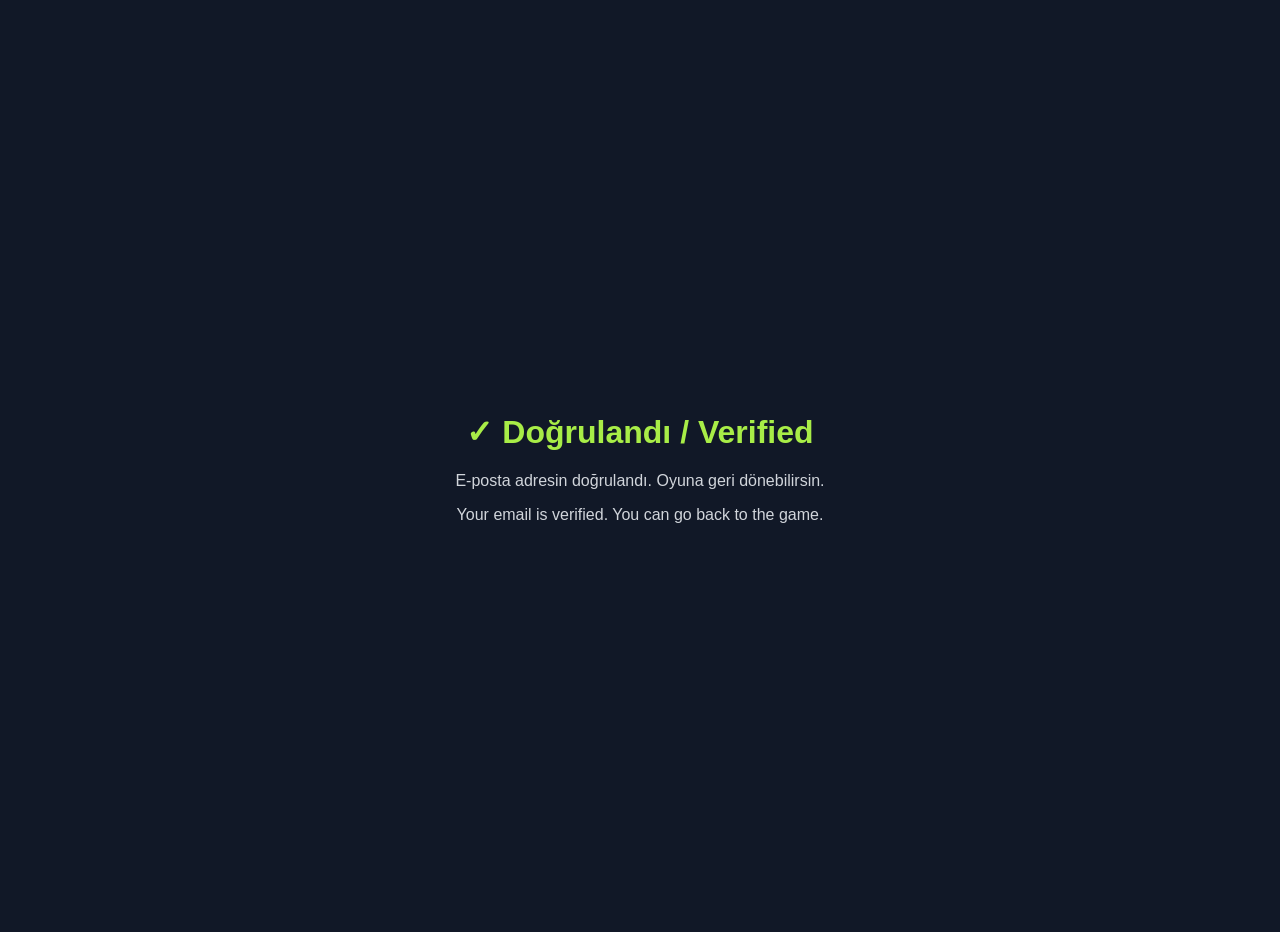
<file: verified.html>
<!doctype html>
<html lang="tr"><head><meta charset="utf-8"><meta name="viewport" content="width=device-width,initial-scale=1">
<title>Streetball: Online</title>
<style>body{margin:0;min-height:100vh;display:flex;align-items:center;justify-content:center;background:#111827;color:#fff;font-family:Arial,sans-serif;text-align:center;padding:16px}h1{color:#a8ed47}p{color:#d1d5db;max-width:420px}</style></head>
<body><div><h1>✓ Doğrulandı / Verified</h1>
<p>E-posta adresin doğrulandı. Oyuna geri dönebilirsin.</p>
<p>Your email is verified. You can go back to the game.</p></div></body></html>
</file>
<file: style.css>
/* Streetball yasal sayfalar: tek okuma sutunu, yapiskan marka cubugu (TR / EN), numarali bolumler. */
:root{
  --bg:#F5F8F4; --surface:#FFFFFF; --text:#16201C; --text-muted:#54655B;
  --accent:#1C7A46; --accent-soft:#E4F2E9; --border:#DDE6DF;
  --serif:'Fraunces',Georgia,'Times New Roman',serif;
  --sans:'IBM Plex Sans',-apple-system,BlinkMacSystemFont,'Segoe UI',sans-serif;
  color-scheme:light;
}
@media (prefers-color-scheme: dark){
  :root{
    --bg:#0F1613; --surface:#161F1A; --text:#E9F0EA; --text-muted:#9BAAA0;
    --accent:#42CE80; --accent-soft:#16281E; --border:#283530; color-scheme:dark;
  }
}
*{box-sizing:border-box;}
html{scroll-padding-top:64px;}
body{margin:0;background:var(--bg);color:var(--text);font-family:var(--sans);font-size:16px;line-height:1.65;padding-inline:16px;}
a{color:var(--accent);}
[hidden]{display:none!important;}
.bar{position:sticky;top:0;z-index:5;display:flex;align-items:center;justify-content:space-between;gap:12px;padding-block:14px;background:var(--bg);border-bottom:1px solid var(--border);margin-inline:-16px;padding-inline:16px;}
.brand{display:flex;align-items:baseline;gap:8px;font-family:var(--serif);font-weight:600;font-size:1.05rem;letter-spacing:.02em;color:var(--text);text-decoration:none;}
.brand span{font-family:var(--sans);font-weight:500;font-size:.72rem;color:var(--text-muted);text-transform:uppercase;letter-spacing:.08em;}
.langtoggle{display:flex;border:1px solid var(--border);border-radius:999px;overflow:hidden;font-size:.78rem;font-weight:600;}
.langtoggle button{appearance:none;border:none;background:transparent;color:var(--text-muted);padding:6px 14px;cursor:pointer;font:inherit;}
.langtoggle button.active{background:var(--accent);color:var(--bg);}
.langtoggle button:focus-visible{outline:2px solid var(--accent);outline-offset:2px;}
main{max-width:720px;margin-inline:auto;padding-block:36px 64px;}
.hero h1{font-family:var(--serif);font-size:clamp(1.9rem,5vw,2.6rem);line-height:1.15;margin:0 0 8px;text-wrap:balance;}
.hero .meta{color:var(--text-muted);font-size:.85rem;margin:0 0 4px;}
.hero .intro{margin-top:18px;font-size:1.02rem;max-width:60ch;}
section{margin-top:40px;padding-top:28px;border-top:1px solid var(--border);}
section .num{display:inline-flex;align-items:center;justify-content:center;width:28px;height:28px;border-radius:8px;background:var(--accent-soft);color:var(--accent);font-family:var(--serif);font-weight:600;font-size:.85rem;margin-right:10px;font-variant-numeric:tabular-nums;flex:none;}
section h2{font-family:var(--serif);font-size:1.35rem;display:flex;align-items:center;margin:0 0 14px;text-wrap:balance;}
section h3{font-size:1rem;margin:18px 0 8px;}
section p,section li{max-width:64ch;}
section p{margin:0 0 12px;}
section ul,section ol{margin:0 0 12px;padding-left:1.2em;}
section li{margin-bottom:8px;}
.callout{background:var(--accent-soft);border:1px solid var(--border);border-radius:12px;padding:14px 16px;font-size:.92rem;max-width:64ch;}
.tablewrap{overflow-x:auto;margin:0 0 12px;}
table{border-collapse:collapse;font-size:.9rem;min-width:520px;width:100%;}
th,td{text-align:left;vertical-align:top;padding:8px 10px;border-bottom:1px solid var(--border);}
th{font-weight:600;color:var(--text-muted);font-size:.78rem;text-transform:uppercase;letter-spacing:.06em;}
footer{margin-top:56px;padding-top:24px;border-top:1px solid var(--border);color:var(--text-muted);font-size:.85rem;}
.mail{font-weight:600;color:var(--text);user-select:all;}
.links{display:grid;gap:12px;margin-top:24px;max-width:480px;}
.links a{display:block;padding:16px 18px;border:1px solid var(--border);border-radius:12px;background:var(--surface);color:var(--text);text-decoration:none;font-weight:600;}
.links a span{display:block;font-weight:400;font-size:.88rem;color:var(--text-muted);}
</file>
